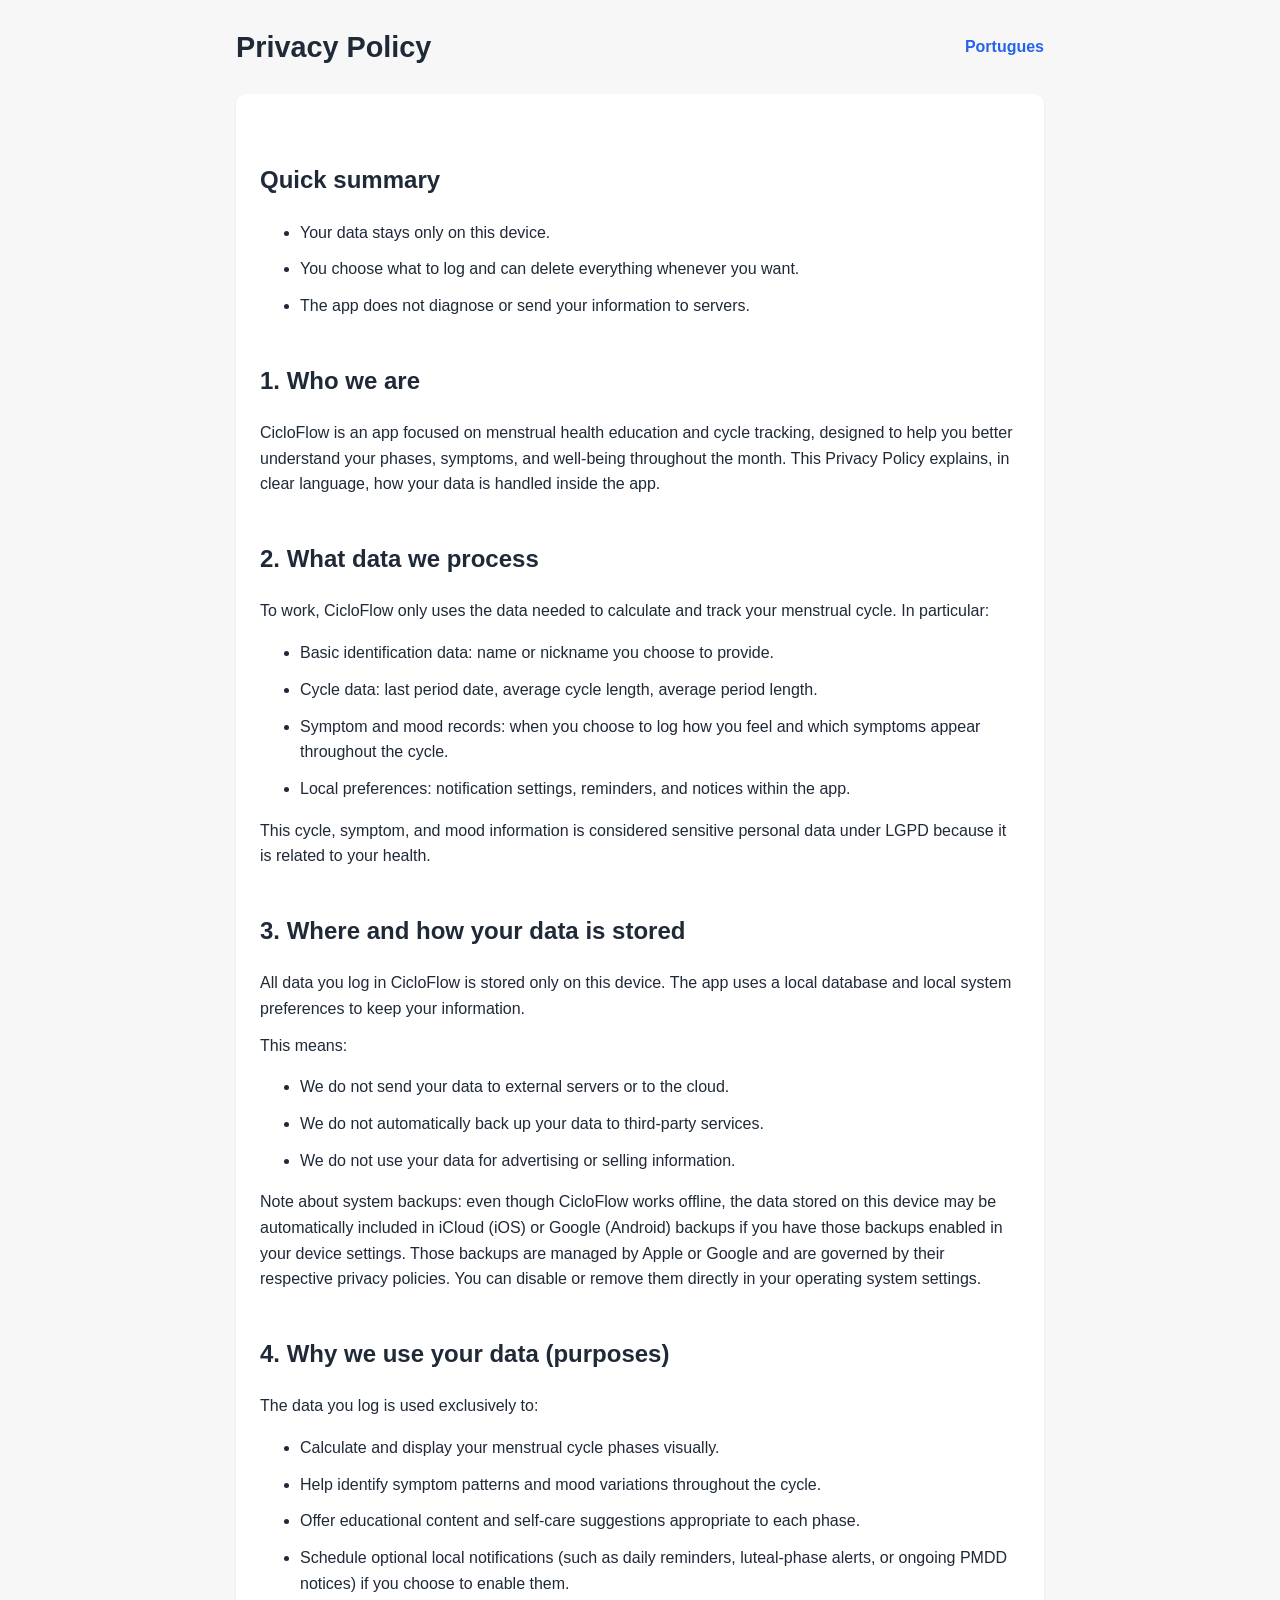
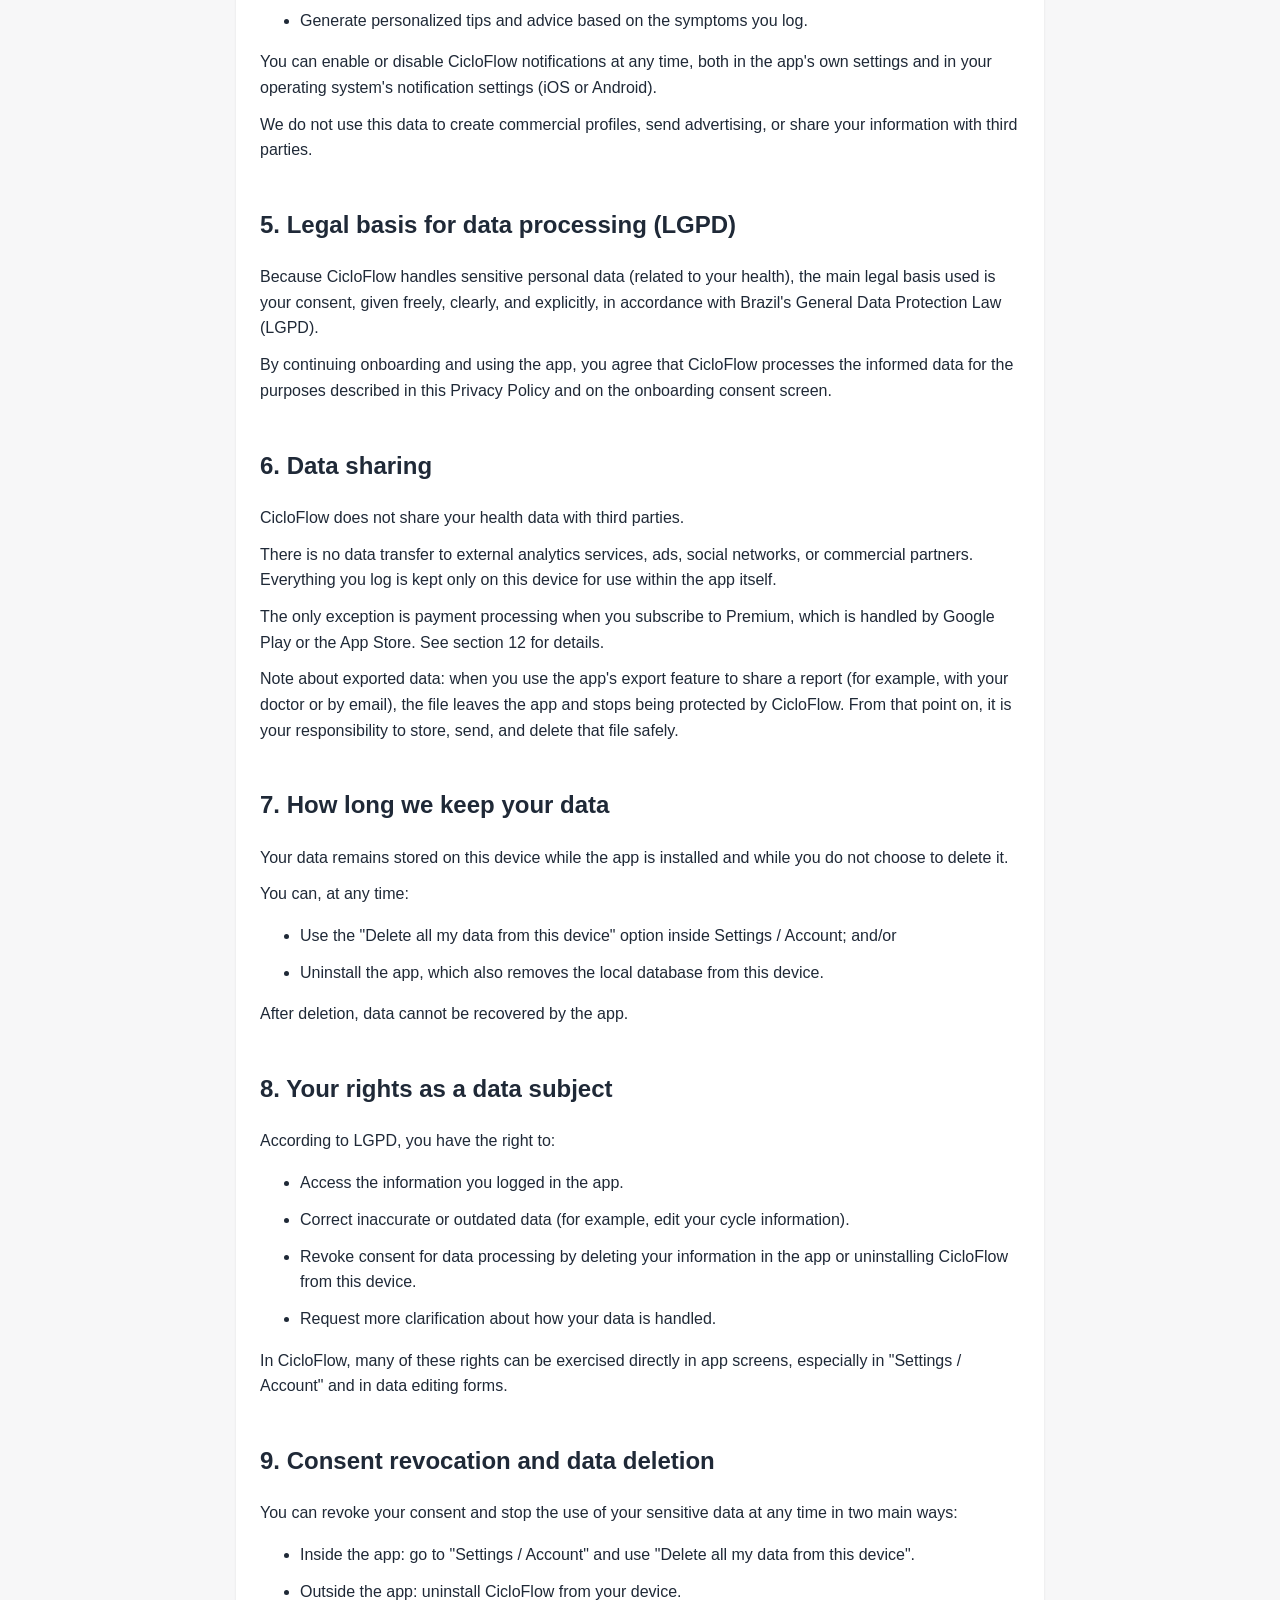
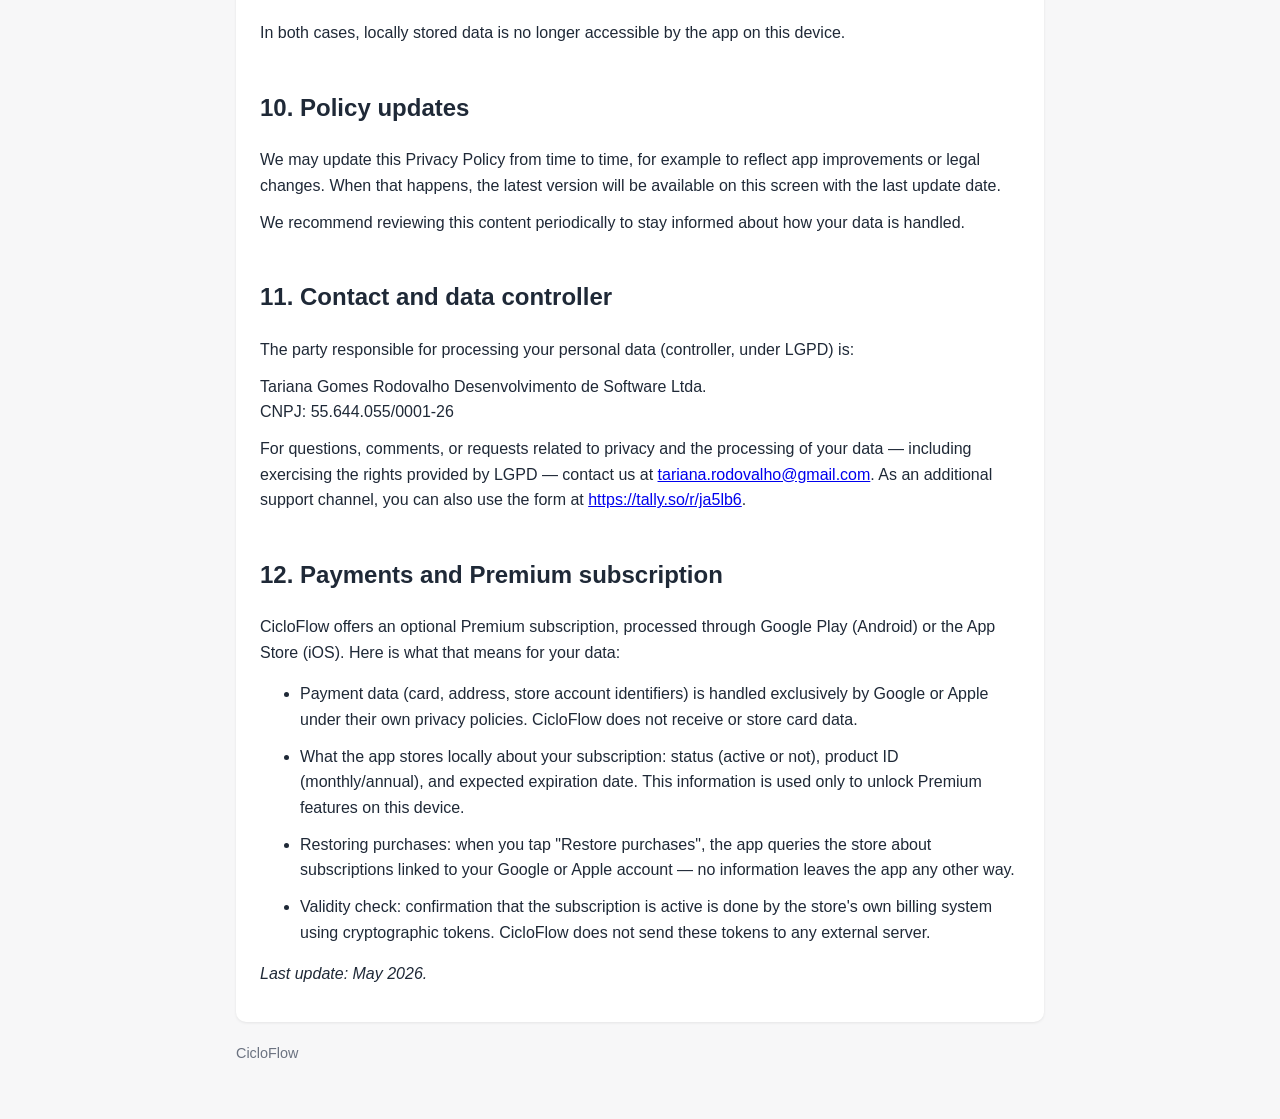
<file: index.html>
<!DOCTYPE html>
<html>
  <head>
    <meta charset="UTF-8" />
    <meta name="viewport" content="width=device-width, initial-scale=1.0" />
    <title>CicloFlow - Privacy</title>
    <script>
      var lang = (navigator.language || "en").toLowerCase();
      location.replace(
        lang.startsWith("pt") ? "./privacy/pt.html" : "./privacy/en.html",
      );
    </script>
  </head>
  <body>
    <noscript>
      <a href="./privacy/en.html">English</a> |
      <a href="./privacy/pt.html">Português</a>
    </noscript>
  </body>
</html>
</file>
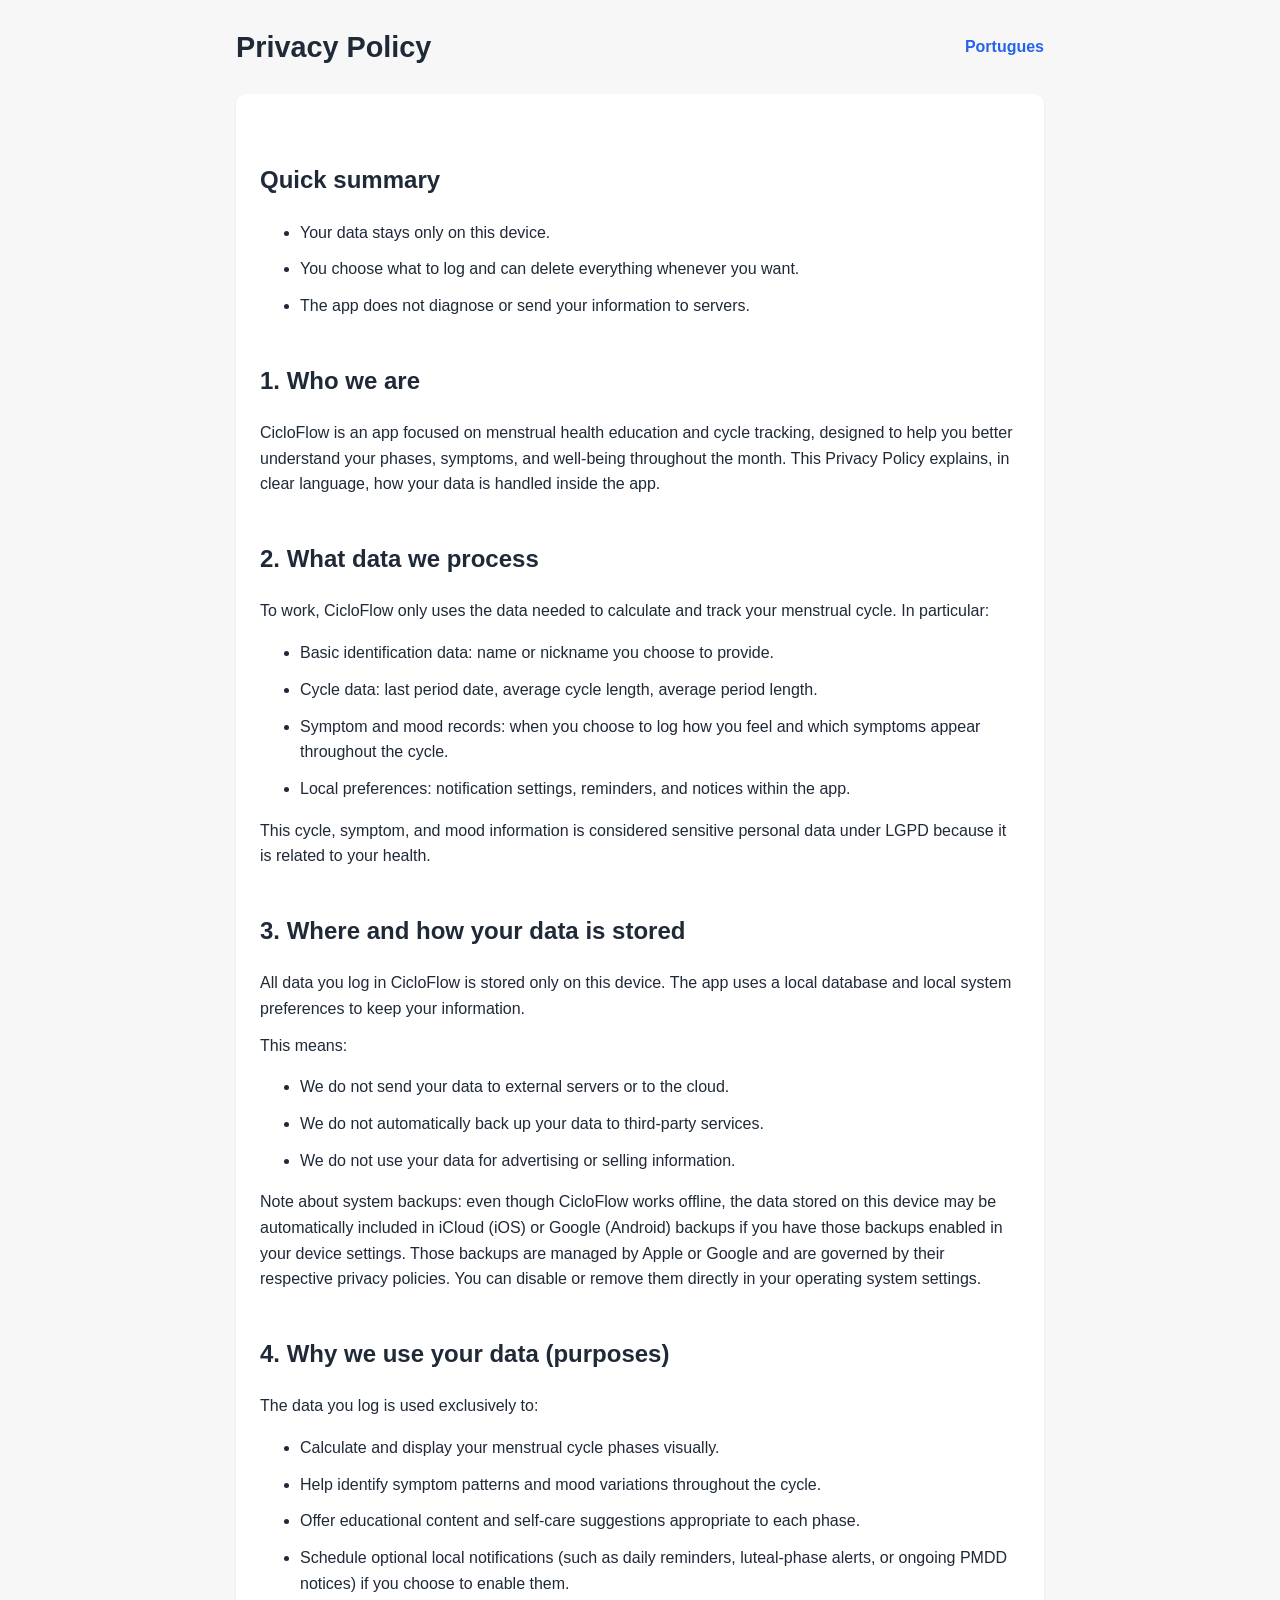
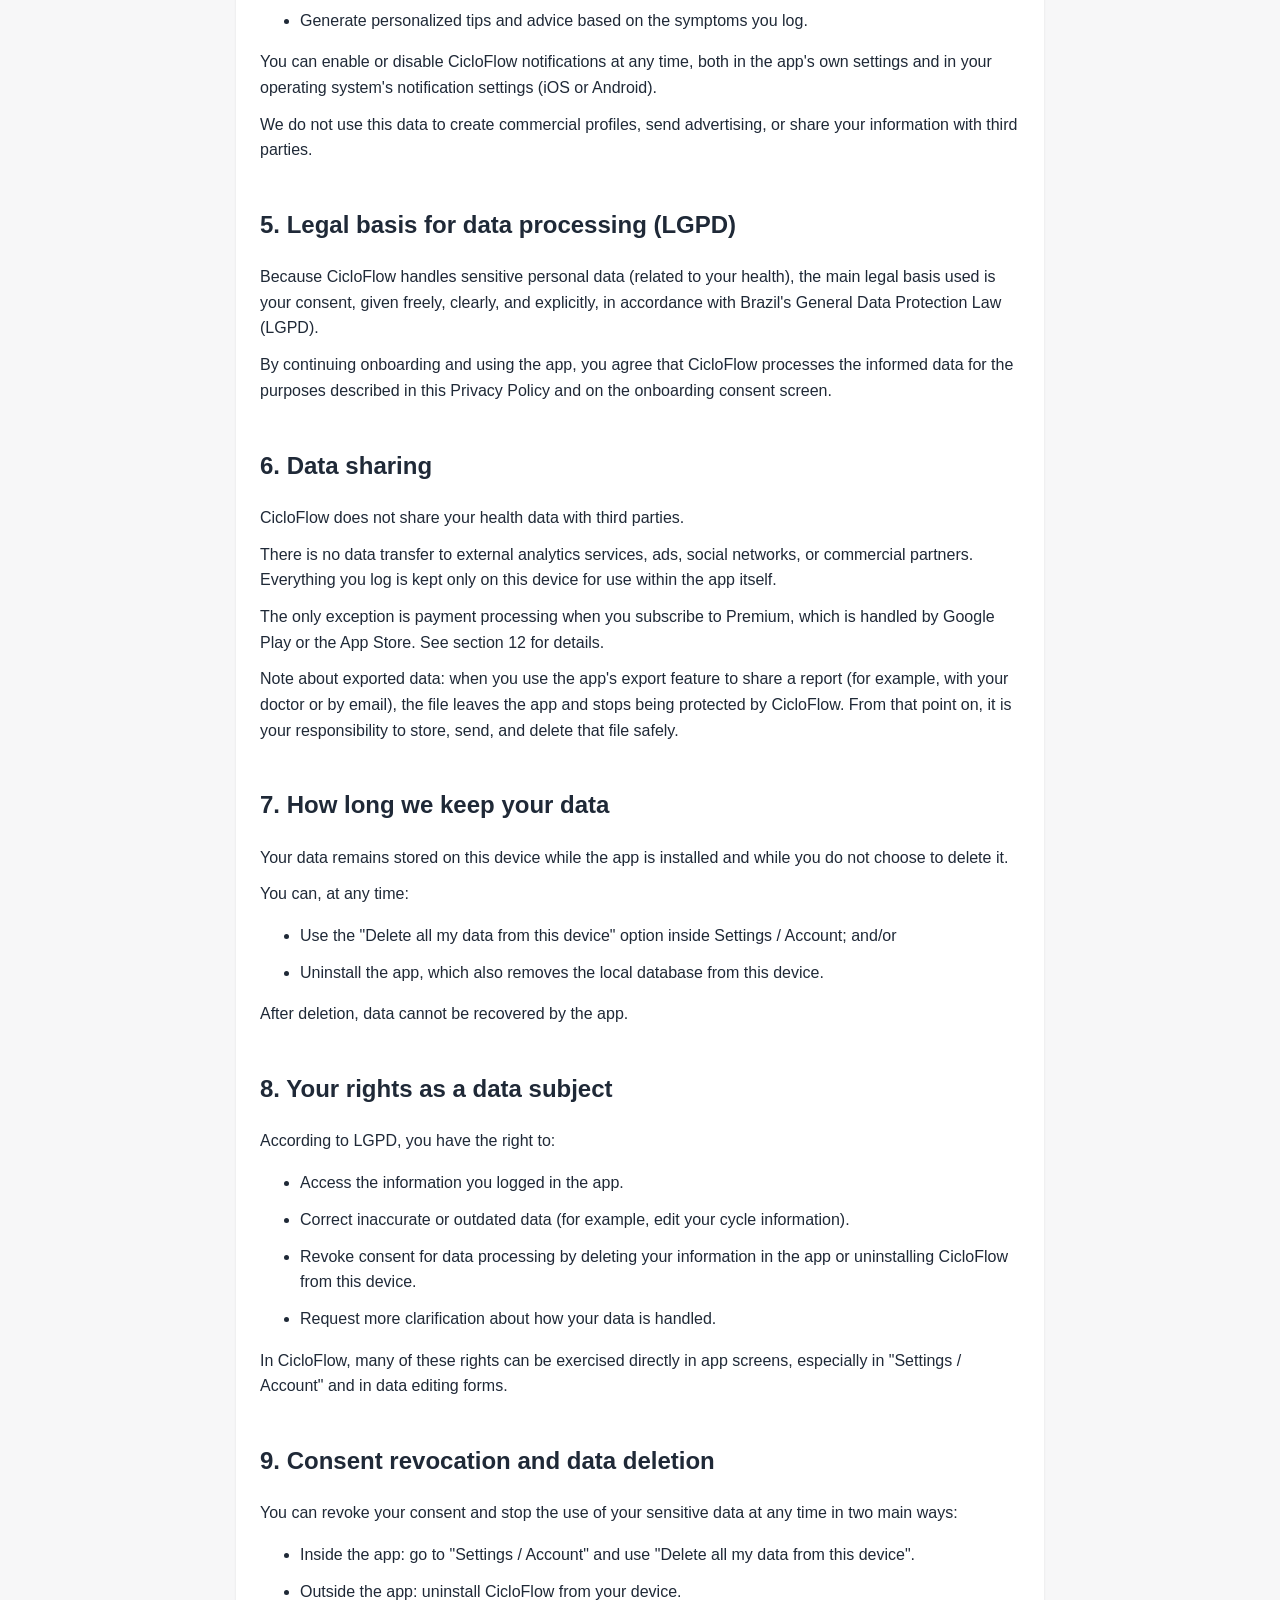
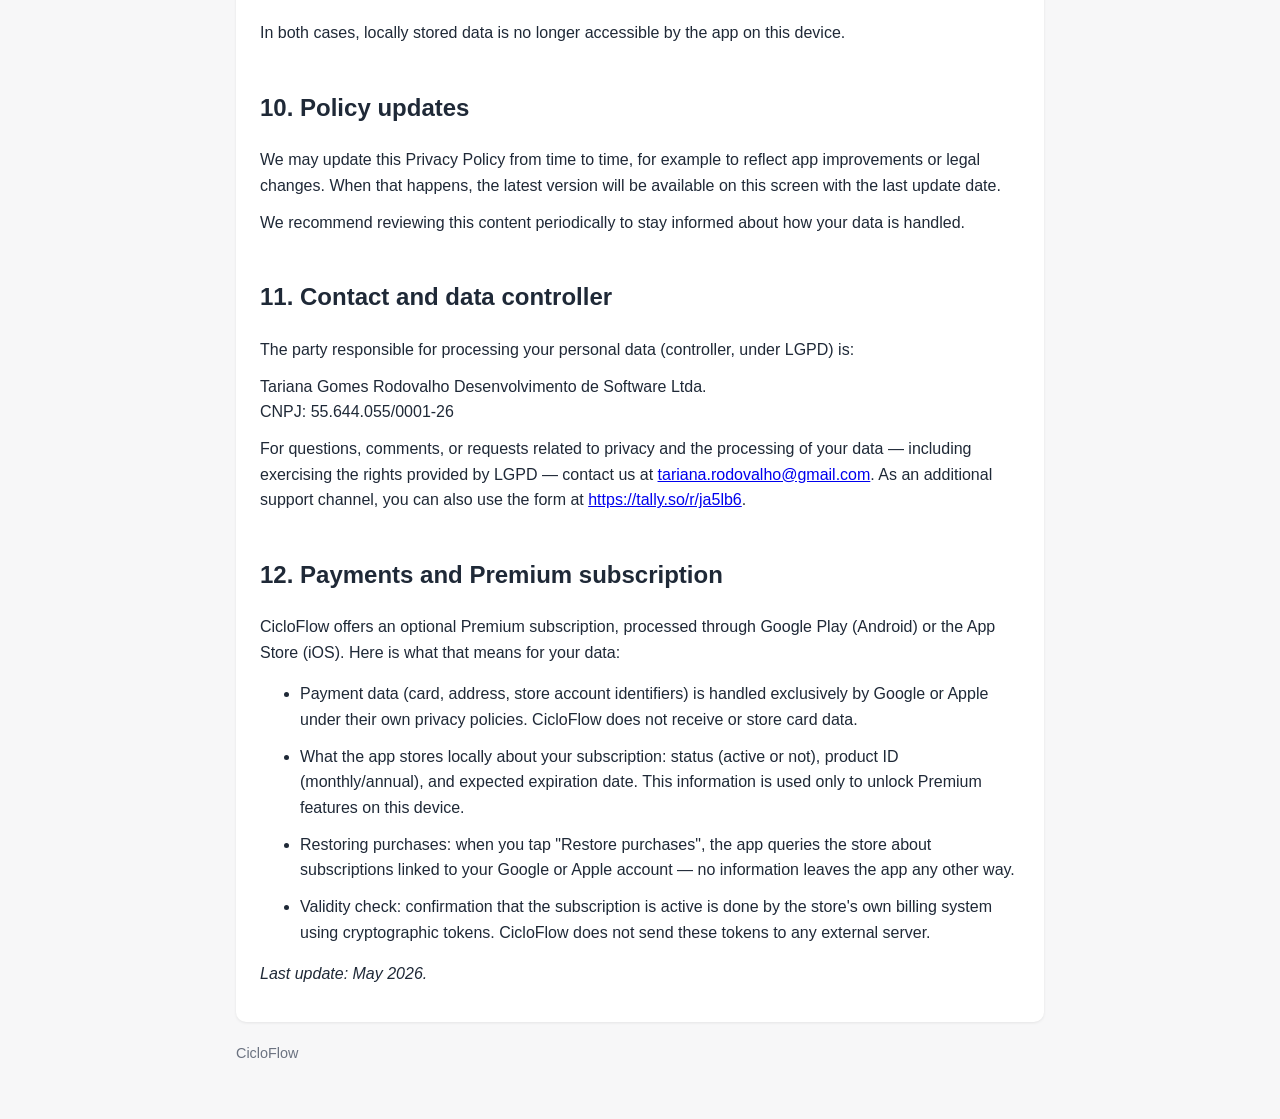
<file: privacy/en.html>
<!DOCTYPE html>
<html lang="en">
  <head>
    <meta charset="UTF-8" />
    <meta name="viewport" content="width=device-width, initial-scale=1.0" />
    <title>Privacy Policy | CicloFlow</title>
    <link rel="stylesheet" href="../assets/style.css" />
  </head>
  <body>
    <main class="policy-container">
      <header class="policy-header">
        <h1>Privacy Policy</h1>
        <a class="lang-switch" href="./pt.html">Portugues</a>
      </header>

      <article class="policy-content">
        <h2>Quick summary</h2>
        <ul>
          <li>Your data stays only on this device.</li>
          <li>You choose what to log and can delete everything whenever you want.</li>
          <li>The app does not diagnose or send your information to servers.</li>
        </ul>

        <h2>1. Who we are</h2>
        <p>
          CicloFlow is an app focused on menstrual health education and cycle
          tracking, designed to help you better understand your phases,
          symptoms, and well-being throughout the month. This Privacy Policy
          explains, in clear language, how your data is handled inside the app.
        </p>

        <h2>2. What data we process</h2>
        <p>
          To work, CicloFlow only uses the data needed to calculate and track
          your menstrual cycle. In particular:
        </p>
        <ul>
          <li>Basic identification data: name or nickname you choose to provide.</li>
          <li>Cycle data: last period date, average cycle length, average period length.</li>
          <li>
            Symptom and mood records: when you choose to log how you feel and
            which symptoms appear throughout the cycle.
          </li>
          <li>
            Local preferences: notification settings, reminders, and notices
            within the app.
          </li>
        </ul>
        <p>
          This cycle, symptom, and mood information is considered sensitive
          personal data under LGPD because it is related to your health.
        </p>

        <h2>3. Where and how your data is stored</h2>
        <p>
          All data you log in CicloFlow is stored only on this device. The app
          uses a local database and local system preferences to keep your
          information.
        </p>
        <p>This means:</p>
        <ul>
          <li>We do not send your data to external servers or to the cloud.</li>
          <li>We do not automatically back up your data to third-party services.</li>
          <li>We do not use your data for advertising or selling information.</li>
        </ul>
        <p>
          Note about system backups: even though CicloFlow works offline, the
          data stored on this device may be automatically included in iCloud
          (iOS) or Google (Android) backups if you have those backups enabled
          in your device settings. Those backups are managed by Apple or Google
          and are governed by their respective privacy policies. You can disable
          or remove them directly in your operating system settings.
        </p>

        <h2>4. Why we use your data (purposes)</h2>
        <p>The data you log is used exclusively to:</p>
        <ul>
          <li>Calculate and display your menstrual cycle phases visually.</li>
          <li>
            Help identify symptom patterns and mood variations throughout the
            cycle.
          </li>
          <li>
            Offer educational content and self-care suggestions appropriate to
            each phase.
          </li>
          <li>
            Schedule optional local notifications (such as daily reminders,
            luteal-phase alerts, or ongoing PMDD notices) if you choose to
            enable them.
          </li>
          <li>
            Generate personalized tips and advice based on the symptoms you
            log.
          </li>
        </ul>
        <p>
          You can enable or disable CicloFlow notifications at any time, both
          in the app's own settings and in your operating system's notification
          settings (iOS or Android).
        </p>
        <p>
          We do not use this data to create commercial profiles, send
          advertising, or share your information with third parties.
        </p>

        <h2>5. Legal basis for data processing (LGPD)</h2>
        <p>
          Because CicloFlow handles sensitive personal data (related to your
          health), the main legal basis used is your consent, given freely,
          clearly, and explicitly, in accordance with Brazil's General Data
          Protection Law (LGPD).
        </p>
        <p>
          By continuing onboarding and using the app, you agree that CicloFlow
          processes the informed data for the purposes described in this Privacy
          Policy and on the onboarding consent screen.
        </p>

        <h2>6. Data sharing</h2>
        <p>CicloFlow does not share your health data with third parties.</p>
        <p>
          There is no data transfer to external analytics services, ads, social
          networks, or commercial partners. Everything you log is kept only on
          this device for use within the app itself.
        </p>
        <p>
          The only exception is payment processing when you subscribe to
          Premium, which is handled by Google Play or the App Store. See
          section 12 for details.
        </p>
        <p>
          Note about exported data: when you use the app's export feature to
          share a report (for example, with your doctor or by email), the file
          leaves the app and stops being protected by CicloFlow. From that
          point on, it is your responsibility to store, send, and delete that
          file safely.
        </p>

        <h2>7. How long we keep your data</h2>
        <p>
          Your data remains stored on this device while the app is installed and
          while you do not choose to delete it.
        </p>
        <p>You can, at any time:</p>
        <ul>
          <li>
            Use the "Delete all my data from this device" option inside Settings
            / Account; and/or
          </li>
          <li>
            Uninstall the app, which also removes the local database from this
            device.
          </li>
        </ul>
        <p>After deletion, data cannot be recovered by the app.</p>

        <h2>8. Your rights as a data subject</h2>
        <p>According to LGPD, you have the right to:</p>
        <ul>
          <li>Access the information you logged in the app.</li>
          <li>
            Correct inaccurate or outdated data (for example, edit your cycle
            information).
          </li>
          <li>
            Revoke consent for data processing by deleting your information in
            the app or uninstalling CicloFlow from this device.
          </li>
          <li>Request more clarification about how your data is handled.</li>
        </ul>
        <p>
          In CicloFlow, many of these rights can be exercised directly in app
          screens, especially in "Settings / Account" and in data editing forms.
        </p>

        <h2>9. Consent revocation and data deletion</h2>
        <p>
          You can revoke your consent and stop the use of your sensitive data at
          any time in two main ways:
        </p>
        <ul>
          <li>
            Inside the app: go to "Settings / Account" and use "Delete all my
            data from this device".
          </li>
          <li>Outside the app: uninstall CicloFlow from your device.</li>
        </ul>
        <p>
          In both cases, locally stored data is no longer accessible by the app
          on this device.
        </p>

        <h2>10. Policy updates</h2>
        <p>
          We may update this Privacy Policy from time to time, for example to
          reflect app improvements or legal changes. When that happens, the
          latest version will be available on this screen with the last update
          date.
        </p>
        <p>
          We recommend reviewing this content periodically to stay informed
          about how your data is handled.
        </p>

        <h2>11. Contact and data controller</h2>
        <p>
          The party responsible for processing your personal data (controller,
          under LGPD) is:
        </p>
        <p>
          Tariana Gomes Rodovalho Desenvolvimento de Software Ltda.<br />
          CNPJ: 55.644.055/0001-26
        </p>
        <p>
          For questions, comments, or requests related to privacy and the
          processing of your data — including exercising the rights provided by
          LGPD — contact us at
          <a href="mailto:tariana.rodovalho@gmail.com">tariana.rodovalho@gmail.com</a>.
          As an additional support channel, you can also use the form at
          <a href="https://tally.so/r/ja5lb6">https://tally.so/r/ja5lb6</a>.
        </p>

        <h2>12. Payments and Premium subscription</h2>
        <p>
          CicloFlow offers an optional Premium subscription, processed through
          Google Play (Android) or the App Store (iOS). Here is what that means
          for your data:
        </p>
        <ul>
          <li>
            Payment data (card, address, store account identifiers) is handled
            exclusively by Google or Apple under their own privacy policies.
            CicloFlow does not receive or store card data.
          </li>
          <li>
            What the app stores locally about your subscription: status (active
            or not), product ID (monthly/annual), and expected expiration date.
            This information is used only to unlock Premium features on this
            device.
          </li>
          <li>
            Restoring purchases: when you tap "Restore purchases", the app
            queries the store about subscriptions linked to your Google or
            Apple account — no information leaves the app any other way.
          </li>
          <li>
            Validity check: confirmation that the subscription is active is
            done by the store's own billing system using cryptographic tokens.
            CicloFlow does not send these tokens to any external server.
          </li>
        </ul>

        <p><em>Last update: May 2026.</em></p>
      </article>

      <footer class="policy-footer">
        <p>CicloFlow</p>
      </footer>
    </main>
  </body>
</html>
</file>
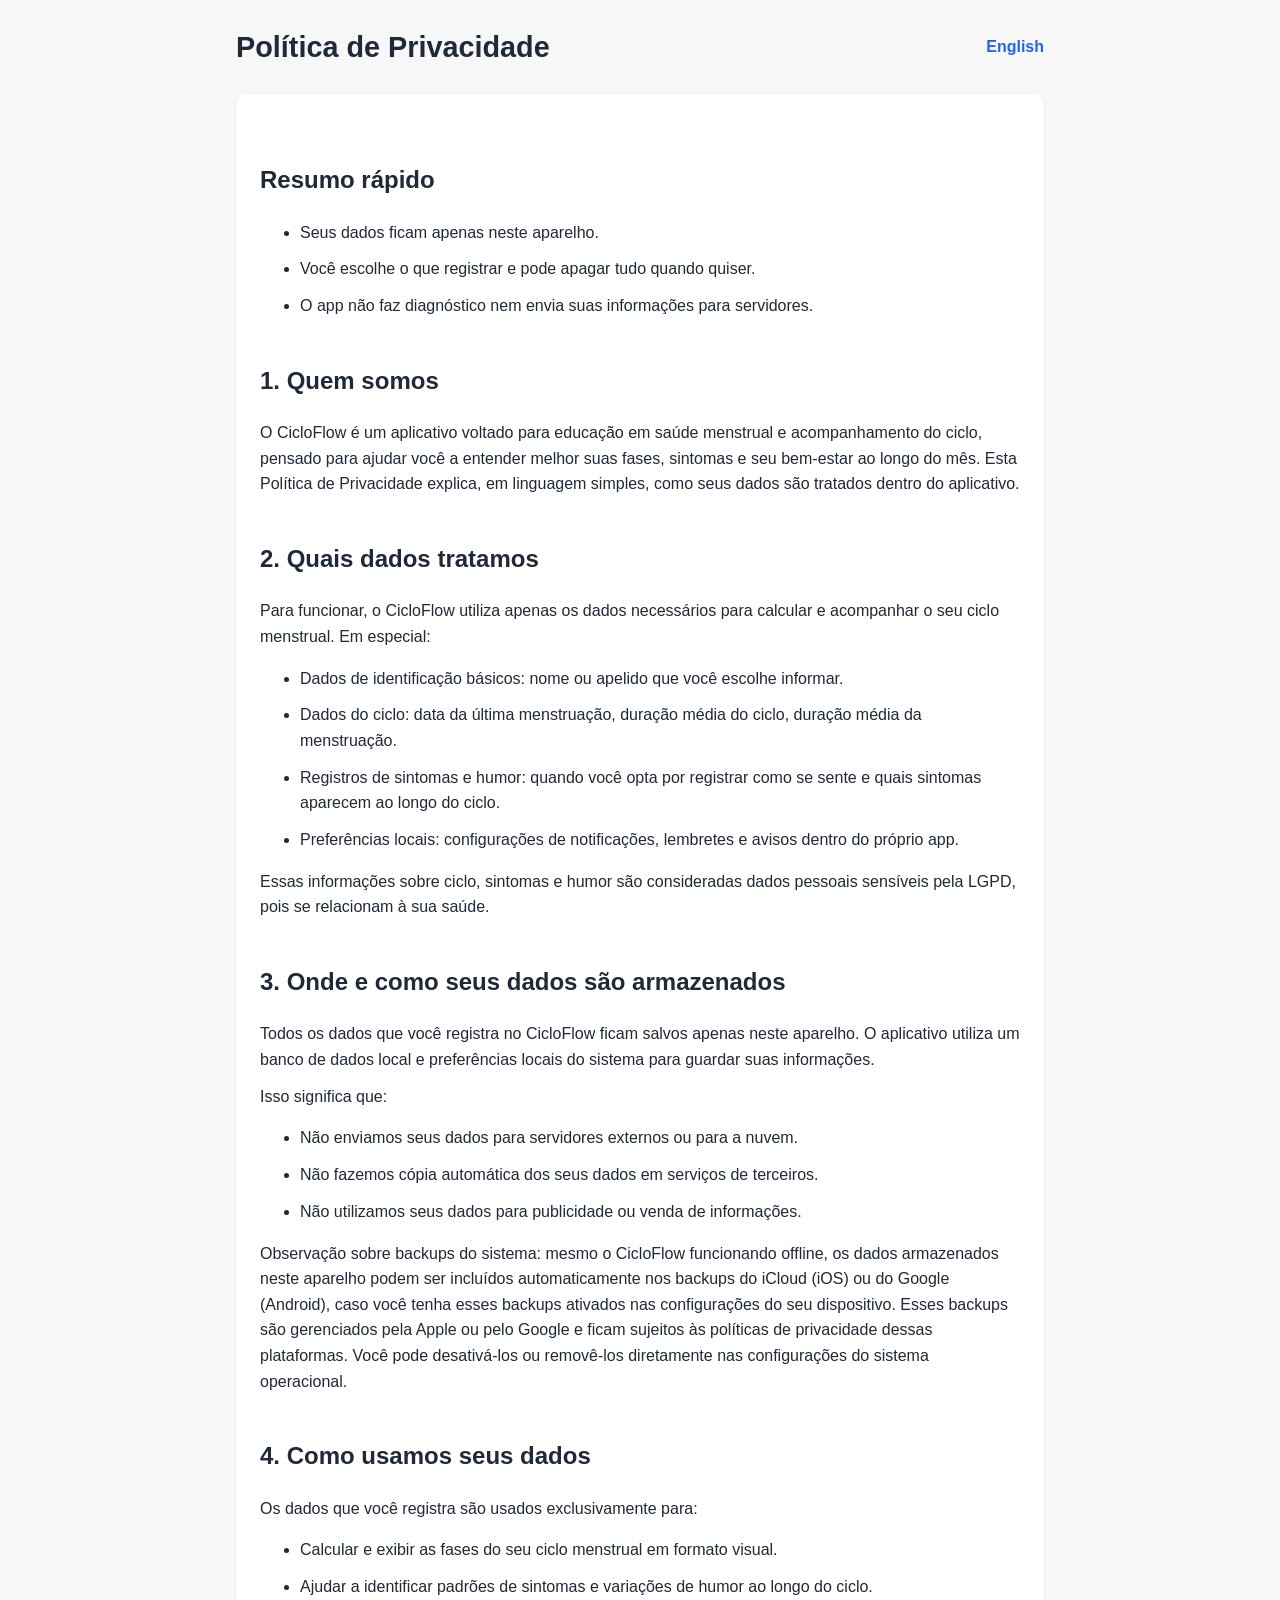
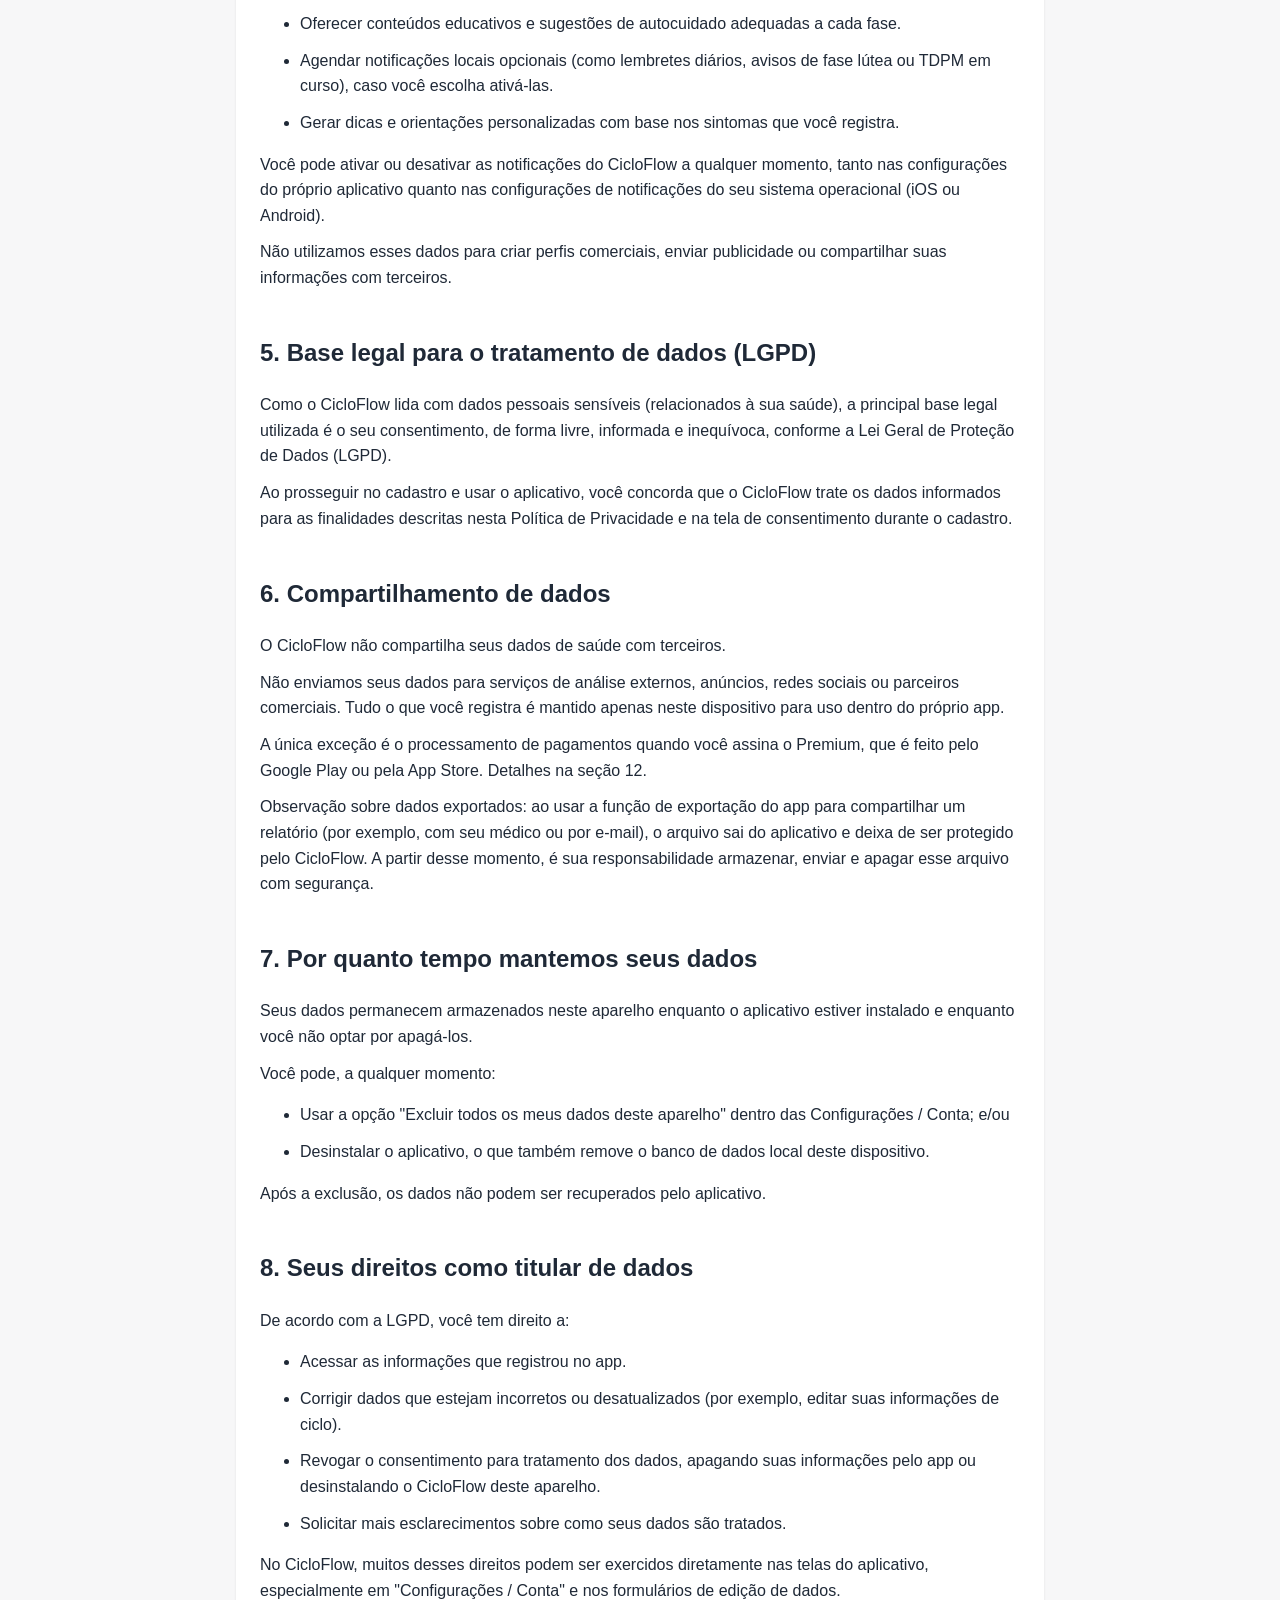
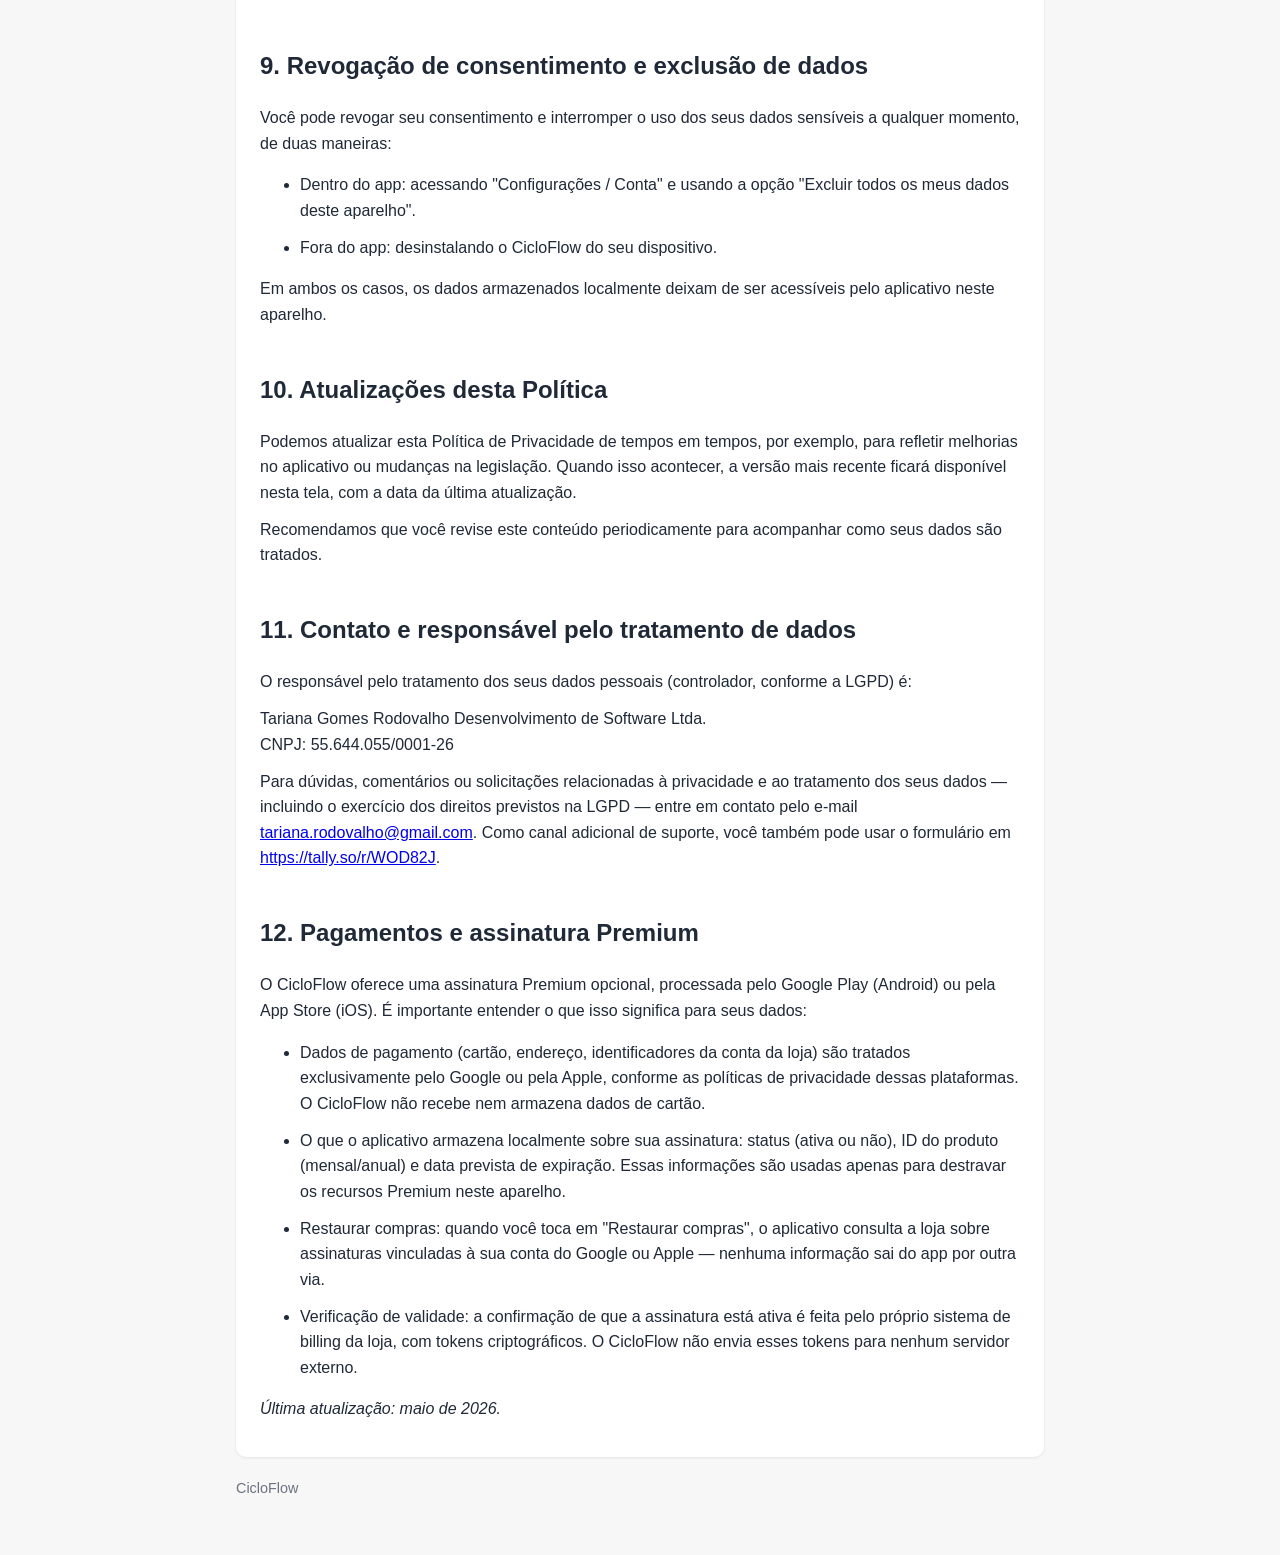
<file: privacy/pt.html>
<!DOCTYPE html>
<html lang="pt">
  <head>
    <meta charset="UTF-8" />
    <meta name="viewport" content="width=device-width, initial-scale=1.0" />
    <title>Política de Privacidade | CicloFlow</title>
    <link rel="stylesheet" href="../assets/style.css" />
  </head>
  <body>
    <main class="policy-container">
      <header class="policy-header">
        <h1>Política de Privacidade</h1>
        <a class="lang-switch" href="./en.html">English</a>
      </header>

      <article class="policy-content">
        <h2>Resumo rápido</h2>
        <ul>
          <li>Seus dados ficam apenas neste aparelho.</li>
          <li>Você escolhe o que registrar e pode apagar tudo quando quiser.</li>
          <li>O app não faz diagnóstico nem envia suas informações para servidores.</li>
        </ul>

        <h2>1. Quem somos</h2>
        <p>
          O CicloFlow é um aplicativo voltado para educação em saúde menstrual e
          acompanhamento do ciclo, pensado para ajudar você a entender melhor
          suas fases, sintomas e seu bem-estar ao longo do mês. Esta Política de
          Privacidade explica, em linguagem simples, como seus dados são
          tratados dentro do aplicativo.
        </p>

        <h2>2. Quais dados tratamos</h2>
        <p>
          Para funcionar, o CicloFlow utiliza apenas os dados necessários para
          calcular e acompanhar o seu ciclo menstrual. Em especial:
        </p>
        <ul>
          <li>Dados de identificação básicos: nome ou apelido que você escolhe informar.</li>
          <li>
            Dados do ciclo: data da última menstruação, duração média do ciclo,
            duração média da menstruação.
          </li>
          <li>
            Registros de sintomas e humor: quando você opta por registrar como
            se sente e quais sintomas aparecem ao longo do ciclo.
          </li>
          <li>
            Preferências locais: configurações de notificações, lembretes e
            avisos dentro do próprio app.
          </li>
        </ul>
        <p>
          Essas informações sobre ciclo, sintomas e humor são consideradas dados
          pessoais sensíveis pela LGPD, pois se relacionam à sua saúde.
        </p>

        <h2>3. Onde e como seus dados são armazenados</h2>
        <p>
          Todos os dados que você registra no CicloFlow ficam salvos apenas
          neste aparelho. O aplicativo utiliza um banco de dados local e
          preferências locais do sistema para guardar suas informações.
        </p>
        <p>Isso significa que:</p>
        <ul>
          <li>Não enviamos seus dados para servidores externos ou para a nuvem.</li>
          <li>Não fazemos cópia automática dos seus dados em serviços de terceiros.</li>
          <li>Não utilizamos seus dados para publicidade ou venda de informações.</li>
        </ul>
        <p>
          Observação sobre backups do sistema: mesmo o CicloFlow funcionando
          offline, os dados armazenados neste aparelho podem ser incluídos
          automaticamente nos backups do iCloud (iOS) ou do Google (Android),
          caso você tenha esses backups ativados nas configurações do seu
          dispositivo. Esses backups são gerenciados pela Apple ou pelo Google
          e ficam sujeitos às políticas de privacidade dessas plataformas. Você
          pode desativá-los ou removê-los diretamente nas configurações do
          sistema operacional.
        </p>

        <h2>4. Como usamos seus dados</h2>
        <p>Os dados que você registra são usados exclusivamente para:</p>
        <ul>
          <li>Calcular e exibir as fases do seu ciclo menstrual em formato visual.</li>
          <li>
            Ajudar a identificar padrões de sintomas e variações de humor ao
            longo do ciclo.
          </li>
          <li>
            Oferecer conteúdos educativos e sugestões de autocuidado adequadas a
            cada fase.
          </li>
          <li>
            Agendar notificações locais opcionais (como lembretes diários,
            avisos de fase lútea ou TDPM em curso), caso você escolha ativá-las.
          </li>
          <li>
            Gerar dicas e orientações personalizadas com base nos sintomas que
            você registra.
          </li>
        </ul>
        <p>
          Você pode ativar ou desativar as notificações do CicloFlow a qualquer
          momento, tanto nas configurações do próprio aplicativo quanto nas
          configurações de notificações do seu sistema operacional (iOS ou
          Android).
        </p>
        <p>
          Não utilizamos esses dados para criar perfis comerciais, enviar
          publicidade ou compartilhar suas informações com terceiros.
        </p>

        <h2>5. Base legal para o tratamento de dados (LGPD)</h2>
        <p>
          Como o CicloFlow lida com dados pessoais sensíveis (relacionados à sua
          saúde), a principal base legal utilizada é o seu consentimento, de
          forma livre, informada e inequívoca, conforme a Lei Geral de Proteção
          de Dados (LGPD).
        </p>
        <p>
          Ao prosseguir no cadastro e usar o aplicativo, você concorda que o
          CicloFlow trate os dados informados para as finalidades descritas
          nesta Política de Privacidade e na tela de consentimento durante o
          cadastro.
        </p>

        <h2>6. Compartilhamento de dados</h2>
        <p>O CicloFlow não compartilha seus dados de saúde com terceiros.</p>
        <p>
          Não enviamos seus dados para serviços de análise externos, anúncios,
          redes sociais ou parceiros comerciais. Tudo o que você registra é
          mantido apenas neste dispositivo para uso dentro do próprio app.
        </p>
        <p>
          A única exceção é o processamento de pagamentos quando você assina o
          Premium, que é feito pelo Google Play ou pela App Store. Detalhes na
          seção 12.
        </p>
        <p>
          Observação sobre dados exportados: ao usar a função de exportação do
          app para compartilhar um relatório (por exemplo, com seu médico ou
          por e-mail), o arquivo sai do aplicativo e deixa de ser protegido
          pelo CicloFlow. A partir desse momento, é sua responsabilidade
          armazenar, enviar e apagar esse arquivo com segurança.
        </p>

        <h2>7. Por quanto tempo mantemos seus dados</h2>
        <p>
          Seus dados permanecem armazenados neste aparelho enquanto o aplicativo
          estiver instalado e enquanto você não optar por apagá-los.
        </p>
        <p>Você pode, a qualquer momento:</p>
        <ul>
          <li>
            Usar a opção "Excluir todos os meus dados deste aparelho" dentro das
            Configurações / Conta; e/ou
          </li>
          <li>
            Desinstalar o aplicativo, o que também remove o banco de dados local
            deste dispositivo.
          </li>
        </ul>
        <p>Após a exclusão, os dados não podem ser recuperados pelo aplicativo.</p>

        <h2>8. Seus direitos como titular de dados</h2>
        <p>De acordo com a LGPD, você tem direito a:</p>
        <ul>
          <li>Acessar as informações que registrou no app.</li>
          <li>
            Corrigir dados que estejam incorretos ou desatualizados (por
            exemplo, editar suas informações de ciclo).
          </li>
          <li>
            Revogar o consentimento para tratamento dos dados, apagando suas
            informações pelo app ou desinstalando o CicloFlow deste aparelho.
          </li>
          <li>Solicitar mais esclarecimentos sobre como seus dados são tratados.</li>
        </ul>
        <p>
          No CicloFlow, muitos desses direitos podem ser exercidos diretamente
          nas telas do aplicativo, especialmente em "Configurações / Conta" e
          nos formulários de edição de dados.
        </p>

        <h2>9. Revogação de consentimento e exclusão de dados</h2>
        <p>
          Você pode revogar seu consentimento e interromper o uso dos seus dados
          sensíveis a qualquer momento, de duas maneiras:
        </p>
        <ul>
          <li>
            Dentro do app: acessando "Configurações / Conta" e usando a opção
            "Excluir todos os meus dados deste aparelho".
          </li>
          <li>Fora do app: desinstalando o CicloFlow do seu dispositivo.</li>
        </ul>
        <p>
          Em ambos os casos, os dados armazenados localmente deixam de ser
          acessíveis pelo aplicativo neste aparelho.
        </p>

        <h2>10. Atualizações desta Política</h2>
        <p>
          Podemos atualizar esta Política de Privacidade de tempos em tempos,
          por exemplo, para refletir melhorias no aplicativo ou mudanças na
          legislação. Quando isso acontecer, a versão mais recente ficará
          disponível nesta tela, com a data da última atualização.
        </p>
        <p>
          Recomendamos que você revise este conteúdo periodicamente para
          acompanhar como seus dados são tratados.
        </p>

        <h2>11. Contato e responsável pelo tratamento de dados</h2>
        <p>
          O responsável pelo tratamento dos seus dados pessoais (controlador,
          conforme a LGPD) é:
        </p>
        <p>
          Tariana Gomes Rodovalho Desenvolvimento de Software Ltda.<br />
          CNPJ: 55.644.055/0001-26
        </p>
        <p>
          Para dúvidas, comentários ou solicitações relacionadas à privacidade
          e ao tratamento dos seus dados — incluindo o exercício dos direitos
          previstos na LGPD — entre em contato pelo e-mail
          <a href="mailto:tariana.rodovalho@gmail.com">tariana.rodovalho@gmail.com</a>.
          Como canal adicional de suporte, você também pode usar o formulário
          em
          <a href="https://tally.so/r/WOD82J">https://tally.so/r/WOD82J</a>.
        </p>

        <h2>12. Pagamentos e assinatura Premium</h2>
        <p>
          O CicloFlow oferece uma assinatura Premium opcional, processada pelo
          Google Play (Android) ou pela App Store (iOS). É importante entender
          o que isso significa para seus dados:
        </p>
        <ul>
          <li>
            Dados de pagamento (cartão, endereço, identificadores da conta da
            loja) são tratados exclusivamente pelo Google ou pela Apple,
            conforme as políticas de privacidade dessas plataformas. O
            CicloFlow não recebe nem armazena dados de cartão.
          </li>
          <li>
            O que o aplicativo armazena localmente sobre sua assinatura: status
            (ativa ou não), ID do produto (mensal/anual) e data prevista de
            expiração. Essas informações são usadas apenas para destravar os
            recursos Premium neste aparelho.
          </li>
          <li>
            Restaurar compras: quando você toca em "Restaurar compras", o
            aplicativo consulta a loja sobre assinaturas vinculadas à sua conta
            do Google ou Apple — nenhuma informação sai do app por outra via.
          </li>
          <li>
            Verificação de validade: a confirmação de que a assinatura está
            ativa é feita pelo próprio sistema de billing da loja, com tokens
            criptográficos. O CicloFlow não envia esses tokens para nenhum
            servidor externo.
          </li>
        </ul>

        <p><em>Última atualização: maio de 2026.</em></p>
      </article>

      <footer class="policy-footer">
        <p>CicloFlow</p>
      </footer>
    </main>
  </body>
</html>
</file>
<file: assets/style.css>
:root {
  color-scheme: light dark;
}

* {
  box-sizing: border-box;
}

body {
  margin: 0;
  font-family: -apple-system, BlinkMacSystemFont, "Segoe UI", Roboto, Oxygen,
    Ubuntu, Cantarell, "Helvetica Neue", Arial, sans-serif;
  line-height: 1.6;
  background: #f7f7f8;
  color: #1f2937;
}

.policy-container {
  max-width: 840px;
  margin: 0 auto;
  padding: 24px 16px 40px;
}

.policy-header {
  display: flex;
  align-items: center;
  justify-content: space-between;
  gap: 12px;
  margin-bottom: 24px;
}

.policy-header h1 {
  margin: 0;
  font-size: 1.8rem;
}

.lang-switch {
  display: inline-block;
  text-decoration: none;
  font-weight: 600;
  color: #2563eb;
}

.lang-switch:hover {
  text-decoration: underline;
}

.policy-content {
  background: #ffffff;
  border-radius: 10px;
  padding: 24px;
  box-shadow: 0 1px 3px rgba(0, 0, 0, 0.08);
}

.policy-content h2 {
  margin-top: 1.8em;
}

.policy-content p,
.policy-content li {
  margin: 0.7em 0;
}

.policy-footer {
  margin-top: 20px;
  font-size: 0.9rem;
  color: #6b7280;
}

@media (prefers-color-scheme: dark) {
  body {
    background: #0b1220;
    color: #e5e7eb;
  }

  .policy-content {
    background: #111827;
    box-shadow: none;
    border: 1px solid #1f2937;
  }

  .lang-switch {
    color: #93c5fd;
  }

  .policy-footer {
    color: #9ca3af;
  }
}
</file>
